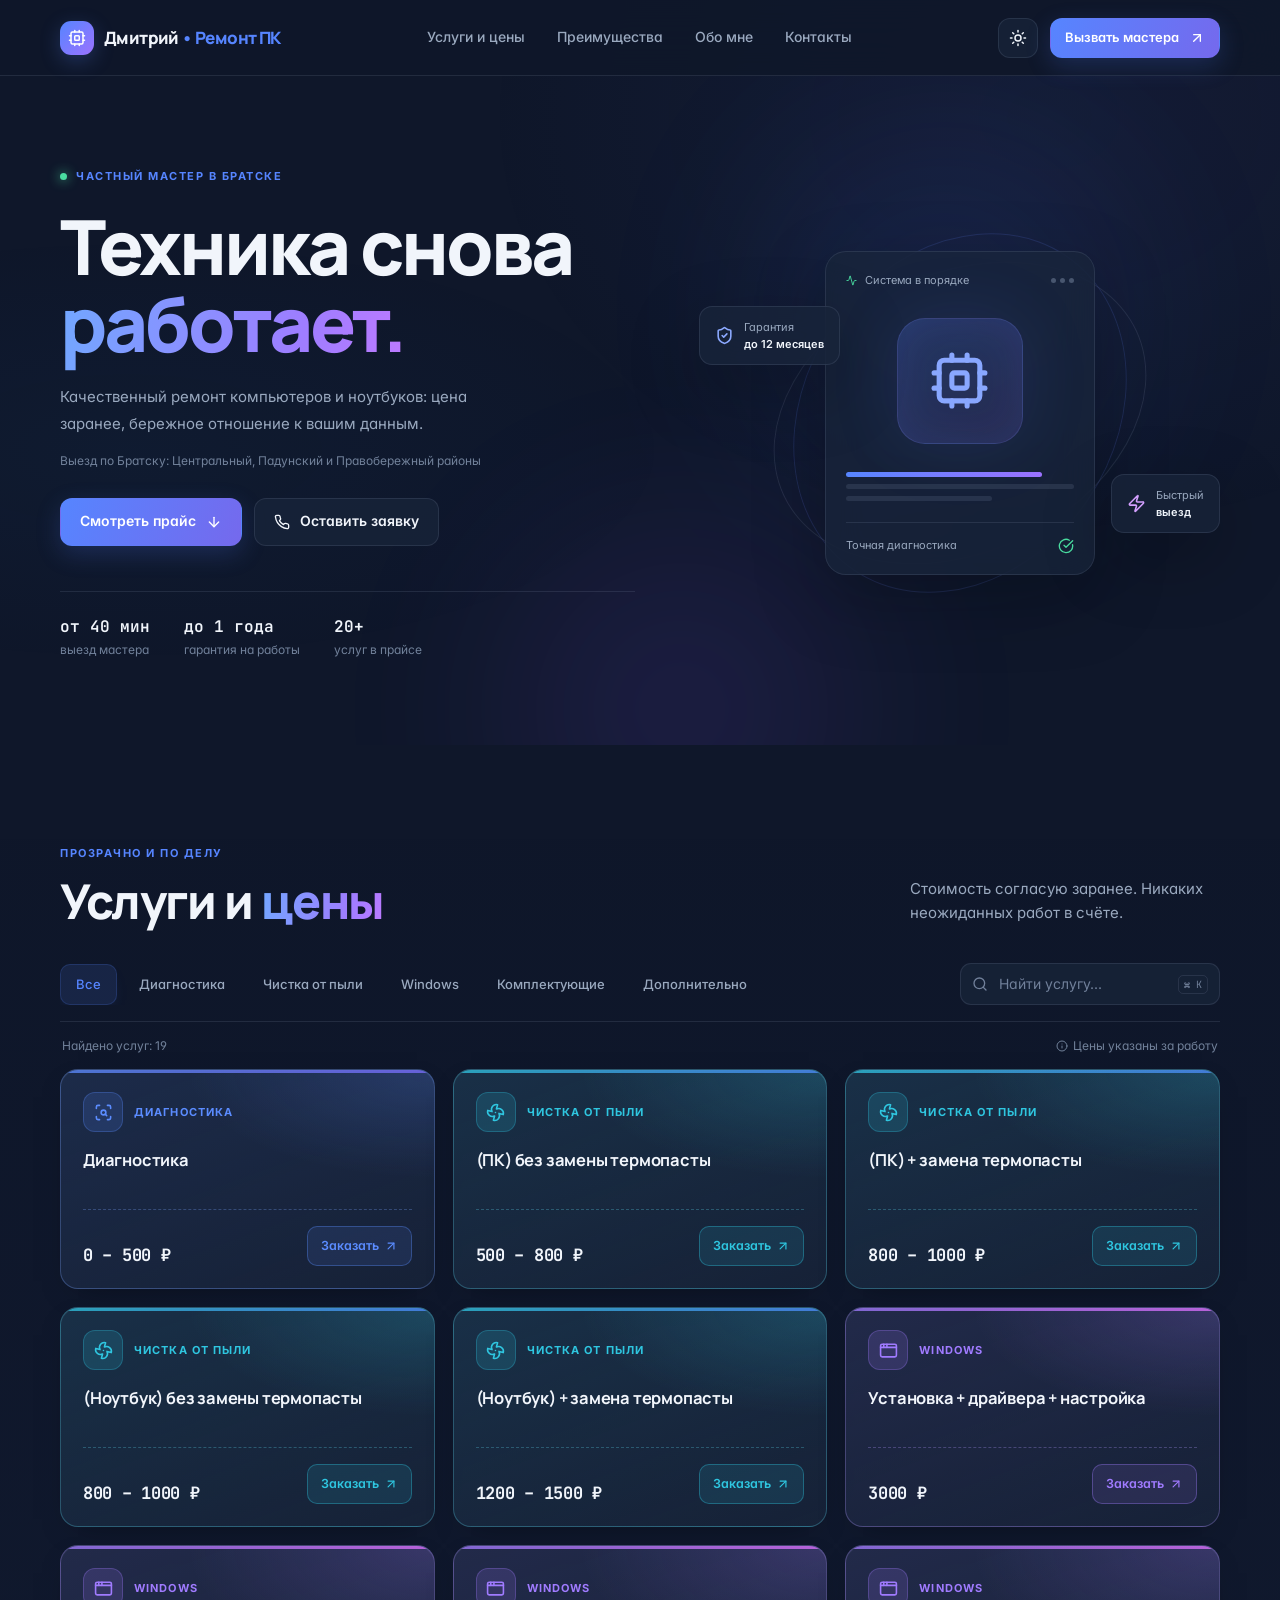
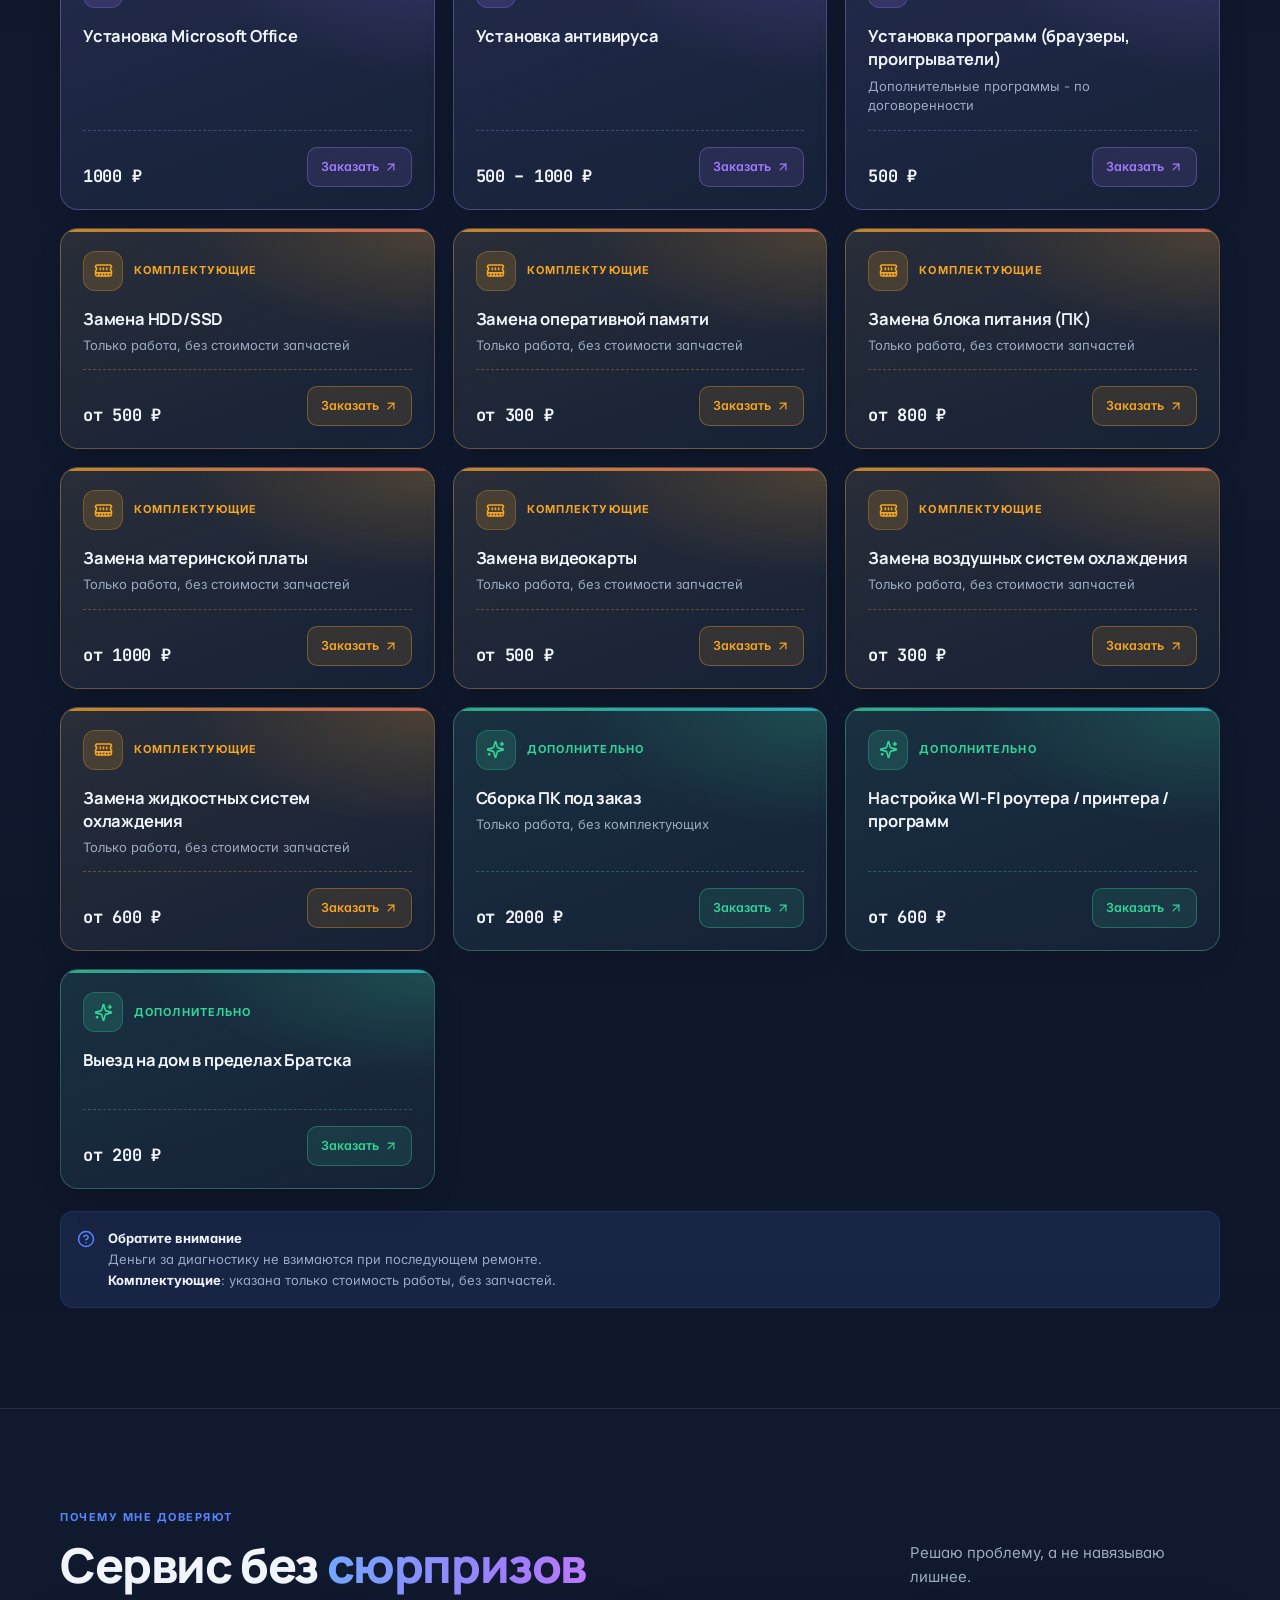
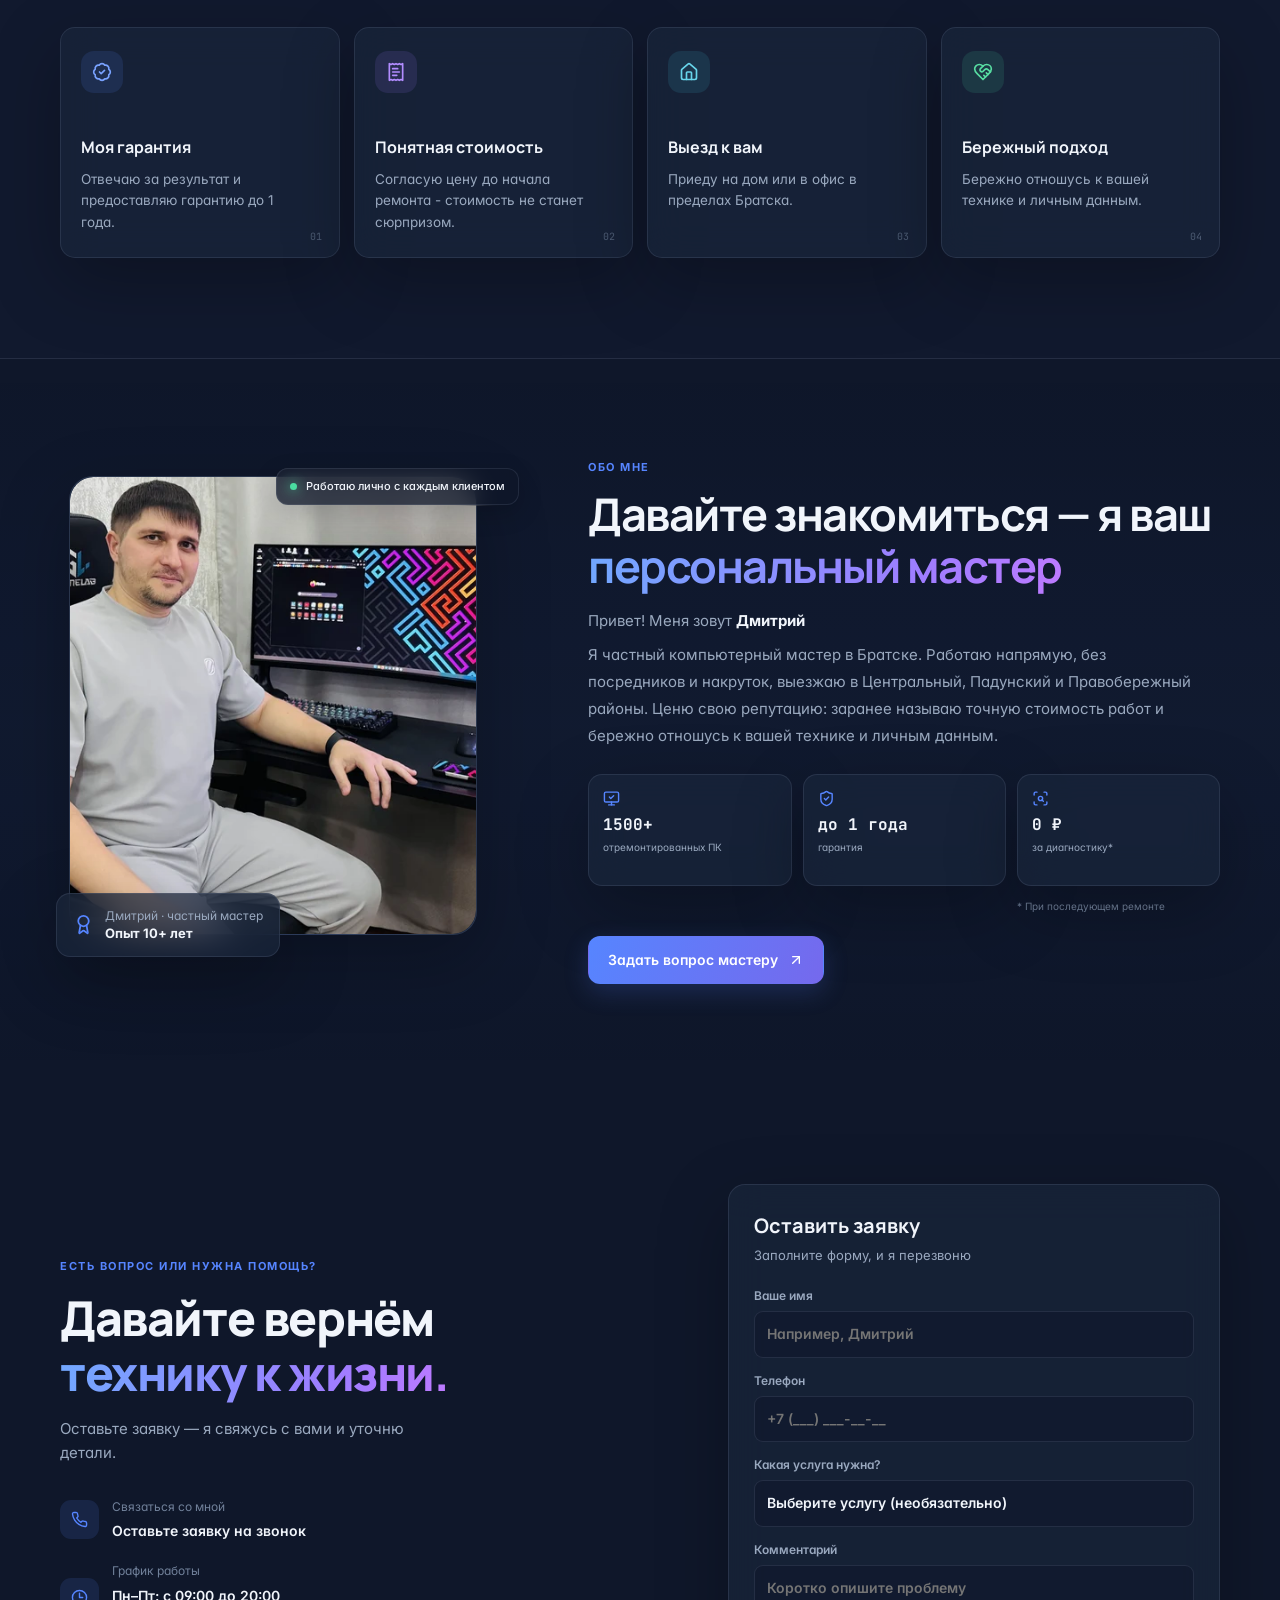
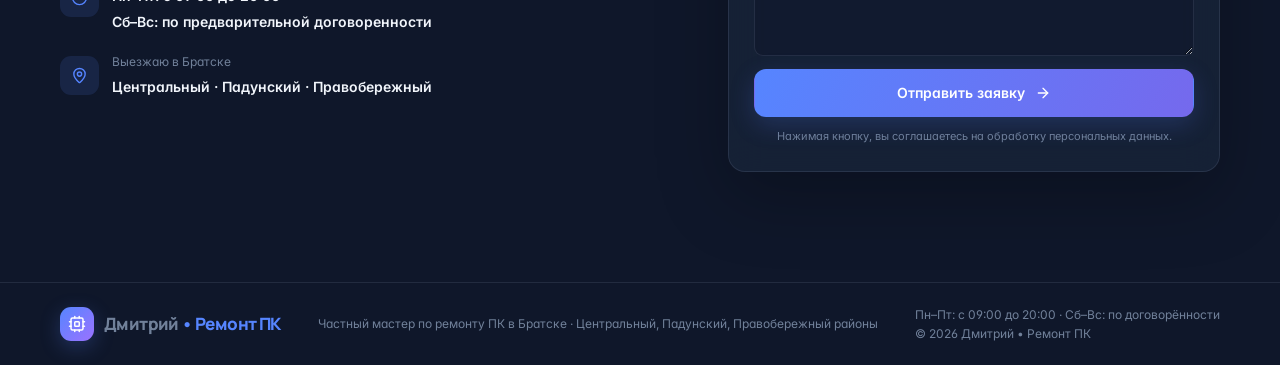
<file: index.html>
<!doctype html>
<html lang="ru" data-theme="dark">
<head>
  <meta charset="utf-8">
  <meta name="viewport" content="width=device-width, initial-scale=1">
  <meta name="theme-color" content="#0f172a">
  <meta name="description" content="Частный компьютерный мастер Дмитрий в Братске. Ремонт ПК и ноутбуков на дому, точная цена заранее, выезд от 40 мин, гарантия до 1 года.">
  <title>Ремонт компьютеров и ноутбуков в Братске — мастер Дмитрий</title>
  <link rel="canonical" href="https://bratskcomp.ru">
  <link rel="preconnect" href="https://fonts.googleapis.com">
  <link rel="preconnect" href="https://fonts.gstatic.com" crossorigin>
  <link href="https://fonts.googleapis.com/css2?family=Inter:wght@400;500;600;700&family=Manrope:wght@600;700;800&family=JetBrains+Mono:wght@500;600&display=swap" rel="stylesheet">
  <link rel="stylesheet" href="css/variables.css">
  <link rel="stylesheet" href="css/style.css">
  <link rel="stylesheet" href="css/animations.css">
  <script defer src="js/data.js"></script>
  <script defer src="js/theme.js"></script>
  <script defer src="js/app.js"></script>
  <link rel="icon" type="image/svg+xml" href="./favicon.svg">
  <link rel="apple-touch-icon" sizes="180x180" href="./apple-touch-icon.png">
  <meta property="og:type" content="website">
  <meta property="og:site_name" content="Дмитрий • Ремонт ПК">
  <meta property="og:locale" content="ru_RU">
  <meta property="og:url" content="https://bratskcomp.ru/">
  <meta property="og:title" content="Дмитрий • Ремонт ПК и ноутбуков в Братске">
  <meta property="og:description" content="Частный мастер в Братске: ремонт компьютеров и ноутбуков, выезд от 40 минут, гарантия до 1 года.">
  <meta property="og:image" content="https://bratskcomp.ru/img/og-preview.png">
  <meta property="og:image:type" content="image/png">
  <meta property="og:image:width" content="1200">
  <meta property="og:image:height" content="630">
  <meta property="og:image:alt" content="Дмитрий • Ремонт ПК и ноутбуков — частный мастер в Братске">
  <meta name="twitter:card" content="summary_large_image">
  <meta name="twitter:title" content="Дмитрий • Ремонт ПК и ноутбуков в Братске">
  <meta name="twitter:description" content="Частный мастер в Братске: выезд от 40 минут, гарантия до 1 года.">
  <meta name="twitter:image" content="https://bratskcomp.ru/img/og-preview.png">
  <script type="application/ld+json">
  {
    "@context": "https://schema.org",
    "@type": "LocalBusiness",
    "name": "Дмитрий • Ремонт ПК",
    "description": "Частный мастер по ремонту компьютеров и ноутбуков в Братске: выезд от 40 минут, гарантия до 1 года.",
    "url": "https://bratskcomp.ru",
    "image": "https://bratskcomp.ru/img/og-preview.png",
    "priceRange": "от 300 ₽",
    "address": {
      "@type": "PostalAddress",
      "addressLocality": "Братск",
      "addressRegion": "Иркутская область",
      "addressCountry": "RU"
    },
    "areaServed": [
      { "@type": "AdministrativeArea", "name": "Центральный район" },
      { "@type": "AdministrativeArea", "name": "Падунский район" },
      { "@type": "AdministrativeArea", "name": "Правобережный район" }
    ],
    "openingHoursSpecification": {
      "@type": "OpeningHoursSpecification",
      "dayOfWeek": ["Monday", "Tuesday", "Wednesday", "Thursday", "Friday"],
      "opens": "09:00",
      "closes": "20:00"
    }
  }
  </script>
</head>
<body>
  <svg xmlns="http://www.w3.org/2000/svg" style="display:none" aria-hidden="true" focusable="false">
    <symbol id="icon-activity" viewBox="0 0 24 24" fill="none" stroke="currentColor" stroke-width="2" stroke-linecap="round" stroke-linejoin="round"><path d="M22 12h-2.48a2 2 0 0 0-1.93 1.46l-2.35 8.36a.25.25 0 0 1-.48 0L9.24 2.18a.25.25 0 0 0-.48 0l-2.35 8.36A2 2 0 0 1 4.49 12H2" /></symbol>
    <symbol id="icon-app-window" viewBox="0 0 24 24" fill="none" stroke="currentColor" stroke-width="2" stroke-linecap="round" stroke-linejoin="round"><rect x="2" y="4" width="20" height="16" rx="2" /> <path d="M10 4v4" /> <path d="M2 8h20" /> <path d="M6 4v4" /></symbol>
    <symbol id="icon-arrow-down" viewBox="0 0 24 24" fill="none" stroke="currentColor" stroke-width="2" stroke-linecap="round" stroke-linejoin="round"><path d="M12 5v14" /> <path d="m19 12-7 7-7-7" /></symbol>
    <symbol id="icon-arrow-right" viewBox="0 0 24 24" fill="none" stroke="currentColor" stroke-width="2" stroke-linecap="round" stroke-linejoin="round"><path d="M5 12h14" /> <path d="m12 5 7 7-7 7" /></symbol>
    <symbol id="icon-arrow-up-right" viewBox="0 0 24 24" fill="none" stroke="currentColor" stroke-width="2" stroke-linecap="round" stroke-linejoin="round"><path d="M7 7h10v10" /> <path d="M7 17 17 7" /></symbol>
    <symbol id="icon-award" viewBox="0 0 24 24" fill="none" stroke="currentColor" stroke-width="2" stroke-linecap="round" stroke-linejoin="round"><path d="m15.477 12.89 1.515 8.526a.5.5 0 0 1-.81.47l-3.58-2.687a1 1 0 0 0-1.197 0l-3.586 2.686a.5.5 0 0 1-.81-.469l1.514-8.526" /> <circle cx="12" cy="8" r="6" /></symbol>
    <symbol id="icon-badge-check" viewBox="0 0 24 24" fill="none" stroke="currentColor" stroke-width="2" stroke-linecap="round" stroke-linejoin="round"><path d="M3.85 8.62a4 4 0 0 1 4.78-4.77 4 4 0 0 1 6.74 0 4 4 0 0 1 4.78 4.78 4 4 0 0 1 0 6.74 4 4 0 0 1-4.77 4.78 4 4 0 0 1-6.75 0 4 4 0 0 1-4.78-4.77 4 4 0 0 1 0-6.76Z" /> <path d="m9 12 2 2 4-4" /></symbol>
    <symbol id="icon-circle-alert" viewBox="0 0 24 24" fill="none" stroke="currentColor" stroke-width="2" stroke-linecap="round" stroke-linejoin="round"><circle cx="12" cy="12" r="10" /> <line x1="12" x2="12" y1="8" y2="12" /> <line x1="12" x2="12.01" y1="16" y2="16" /></symbol>
    <symbol id="icon-circle-check" viewBox="0 0 24 24" fill="none" stroke="currentColor" stroke-width="2" stroke-linecap="round" stroke-linejoin="round"><circle cx="12" cy="12" r="10" /> <path d="m9 12 2 2 4-4" /></symbol>
    <symbol id="icon-circle-check-big" viewBox="0 0 24 24" fill="none" stroke="currentColor" stroke-width="2" stroke-linecap="round" stroke-linejoin="round"><path d="M21.801 10A10 10 0 1 1 17 3.335" /> <path d="m9 11 3 3L22 4" /></symbol>
    <symbol id="icon-circle-help" viewBox="0 0 24 24" fill="none" stroke="currentColor" stroke-width="2" stroke-linecap="round" stroke-linejoin="round"><circle cx="12" cy="12" r="10" /> <path d="M9.09 9a3 3 0 0 1 5.83 1c0 2-3 3-3 3" /> <path d="M12 17h.01" /></symbol>
    <symbol id="icon-clock-3" viewBox="0 0 24 24" fill="none" stroke="currentColor" stroke-width="2" stroke-linecap="round" stroke-linejoin="round"><circle cx="12" cy="12" r="10" /> <polyline points="12 6 12 12 16.5 12" /></symbol>
    <symbol id="icon-cpu" viewBox="0 0 24 24" fill="none" stroke="currentColor" stroke-width="2" stroke-linecap="round" stroke-linejoin="round"><rect width="16" height="16" x="4" y="4" rx="2" /> <rect width="6" height="6" x="9" y="9" rx="1" /> <path d="M15 2v2" /> <path d="M15 20v2" /> <path d="M2 15h2" /> <path d="M2 9h2" /> <path d="M20 15h2" /> <path d="M20 9h2" /> <path d="M9 2v2" /> <path d="M9 20v2" /></symbol>
    <symbol id="icon-fan" viewBox="0 0 24 24" fill="none" stroke="currentColor" stroke-width="2" stroke-linecap="round" stroke-linejoin="round"><path d="M10.827 16.379a6.082 6.082 0 0 1-8.618-7.002l5.412 1.45a6.082 6.082 0 0 1 7.002-8.618l-1.45 5.412a6.082 6.082 0 0 1 8.618 7.002l-5.412-1.45a6.082 6.082 0 0 1-7.002 8.618l1.45-5.412Z" /> <path d="M12 12v.01" /></symbol>
    <symbol id="icon-heart-handshake" viewBox="0 0 24 24" fill="none" stroke="currentColor" stroke-width="2" stroke-linecap="round" stroke-linejoin="round"><path d="M19 14c1.49-1.46 3-3.21 3-5.5A5.5 5.5 0 0 0 16.5 3c-1.76 0-3 .5-4.5 2-1.5-1.5-2.74-2-4.5-2A5.5 5.5 0 0 0 2 8.5c0 2.3 1.5 4.05 3 5.5l7 7Z" /> <path d="M12 5 9.04 7.96a2.17 2.17 0 0 0 0 3.08c.82.82 2.13.85 3 .07l2.07-1.9a2.82 2.82 0 0 1 3.79 0l2.96 2.66" /> <path d="m18 15-2-2" /> <path d="m15 18-2-2" /></symbol>
    <symbol id="icon-house" viewBox="0 0 24 24" fill="none" stroke="currentColor" stroke-width="2" stroke-linecap="round" stroke-linejoin="round"><path d="M15 21v-8a1 1 0 0 0-1-1h-4a1 1 0 0 0-1 1v8" /> <path d="M3 10a2 2 0 0 1 .709-1.528l7-5.999a2 2 0 0 1 2.582 0l7 5.999A2 2 0 0 1 21 10v9a2 2 0 0 1-2 2H5a2 2 0 0 1-2-2z" /></symbol>
    <symbol id="icon-info" viewBox="0 0 24 24" fill="none" stroke="currentColor" stroke-width="2" stroke-linecap="round" stroke-linejoin="round"><circle cx="12" cy="12" r="10" /> <path d="M12 16v-4" /> <path d="M12 8h.01" /></symbol>
    <symbol id="icon-map-pin" viewBox="0 0 24 24" fill="none" stroke="currentColor" stroke-width="2" stroke-linecap="round" stroke-linejoin="round"><path d="M20 10c0 4.993-5.539 10.193-7.399 11.799a1 1 0 0 1-1.202 0C9.539 20.193 4 14.993 4 10a8 8 0 0 1 16 0" /> <circle cx="12" cy="10" r="3" /></symbol>
    <symbol id="icon-memory-stick" viewBox="0 0 24 24" fill="none" stroke="currentColor" stroke-width="2" stroke-linecap="round" stroke-linejoin="round"><path d="M6 19v-3" /> <path d="M10 19v-3" /> <path d="M14 19v-3" /> <path d="M18 19v-3" /> <path d="M8 11V9" /> <path d="M16 11V9" /> <path d="M12 11V9" /> <path d="M2 15h20" /> <path d="M2 7a2 2 0 0 1 2-2h16a2 2 0 0 1 2 2v1.1a2 2 0 0 0 0 3.837V17a2 2 0 0 1-2 2H4a2 2 0 0 1-2-2v-5.1a2 2 0 0 0 0-3.837Z" /></symbol>
    <symbol id="icon-menu" viewBox="0 0 24 24" fill="none" stroke="currentColor" stroke-width="2" stroke-linecap="round" stroke-linejoin="round"><line x1="4" x2="20" y1="12" y2="12" /> <line x1="4" x2="20" y1="6" y2="6" /> <line x1="4" x2="20" y1="18" y2="18" /></symbol>
    <symbol id="icon-monitor-check" viewBox="0 0 24 24" fill="none" stroke="currentColor" stroke-width="2" stroke-linecap="round" stroke-linejoin="round"><path d="m9 10 2 2 4-4" /> <rect width="20" height="14" x="2" y="3" rx="2" /> <path d="M12 17v4" /> <path d="M8 21h8" /></symbol>
    <symbol id="icon-moon" viewBox="0 0 24 24" fill="none" stroke="currentColor" stroke-width="2" stroke-linecap="round" stroke-linejoin="round"><path d="M12 3a6 6 0 0 0 9 9 9 9 0 1 1-9-9Z" /></symbol>
    <symbol id="icon-phone" viewBox="0 0 24 24" fill="none" stroke="currentColor" stroke-width="2" stroke-linecap="round" stroke-linejoin="round"><path d="M22 16.92v3a2 2 0 0 1-2.18 2 19.79 19.79 0 0 1-8.63-3.07 19.5 19.5 0 0 1-6-6 19.79 19.79 0 0 1-3.07-8.67A2 2 0 0 1 4.11 2h3a2 2 0 0 1 2 1.72 12.84 12.84 0 0 0 .7 2.81 2 2 0 0 1-.45 2.11L8.09 9.91a16 16 0 0 0 6 6l1.27-1.27a2 2 0 0 1 2.11-.45 12.84 12.84 0 0 0 2.81.7A2 2 0 0 1 22 16.92z" /></symbol>
    <symbol id="icon-receipt-text" viewBox="0 0 24 24" fill="none" stroke="currentColor" stroke-width="2" stroke-linecap="round" stroke-linejoin="round"><path d="M4 2v20l2-1 2 1 2-1 2 1 2-1 2 1 2-1 2 1V2l-2 1-2-1-2 1-2-1-2 1-2-1-2 1Z" /> <path d="M14 8H8" /> <path d="M16 12H8" /> <path d="M13 16H8" /></symbol>
    <symbol id="icon-scan-search" viewBox="0 0 24 24" fill="none" stroke="currentColor" stroke-width="2" stroke-linecap="round" stroke-linejoin="round"><path d="M3 7V5a2 2 0 0 1 2-2h2" /> <path d="M17 3h2a2 2 0 0 1 2 2v2" /> <path d="M21 17v2a2 2 0 0 1-2 2h-2" /> <path d="M7 21H5a2 2 0 0 1-2-2v-2" /> <circle cx="12" cy="12" r="3" /> <path d="m16 16-1.9-1.9" /></symbol>
    <symbol id="icon-search" viewBox="0 0 24 24" fill="none" stroke="currentColor" stroke-width="2" stroke-linecap="round" stroke-linejoin="round"><circle cx="11" cy="11" r="8" /> <path d="m21 21-4.3-4.3" /></symbol>
    <symbol id="icon-shield-check" viewBox="0 0 24 24" fill="none" stroke="currentColor" stroke-width="2" stroke-linecap="round" stroke-linejoin="round"><path d="M20 13c0 5-3.5 7.5-7.66 8.95a1 1 0 0 1-.67-.01C7.5 20.5 4 18 4 13V6a1 1 0 0 1 1-1c2 0 4.5-1.2 6.24-2.72a1.17 1.17 0 0 1 1.52 0C14.51 3.81 17 5 19 5a1 1 0 0 1 1 1z" /> <path d="m9 12 2 2 4-4" /></symbol>
    <symbol id="icon-sparkles" viewBox="0 0 24 24" fill="none" stroke="currentColor" stroke-width="2" stroke-linecap="round" stroke-linejoin="round"><path d="M9.937 15.5A2 2 0 0 0 8.5 14.063l-6.135-1.582a.5.5 0 0 1 0-.962L8.5 9.936A2 2 0 0 0 9.937 8.5l1.582-6.135a.5.5 0 0 1 .963 0L14.063 8.5A2 2 0 0 0 15.5 9.937l6.135 1.581a.5.5 0 0 1 0 .964L15.5 14.063a2 2 0 0 0-1.437 1.437l-1.582 6.135a.5.5 0 0 1-.963 0z" /> <path d="M20 3v4" /> <path d="M22 5h-4" /> <path d="M4 17v2" /> <path d="M5 18H3" /></symbol>
    <symbol id="icon-sun" viewBox="0 0 24 24" fill="none" stroke="currentColor" stroke-width="2" stroke-linecap="round" stroke-linejoin="round"><circle cx="12" cy="12" r="4" /> <path d="M12 2v2" /> <path d="M12 20v2" /> <path d="m4.93 4.93 1.41 1.41" /> <path d="m17.66 17.66 1.41 1.41" /> <path d="M2 12h2" /> <path d="M20 12h2" /> <path d="m6.34 17.66-1.41 1.41" /> <path d="m19.07 4.93-1.41 1.41" /></symbol>
    <symbol id="icon-wrench" viewBox="0 0 24 24" fill="none" stroke="currentColor" stroke-width="2" stroke-linecap="round" stroke-linejoin="round"><path d="M14.7 6.3a1 1 0 0 0 0 1.4l1.6 1.6a1 1 0 0 0 1.4 0l3.77-3.77a6 6 0 0 1-7.94 7.94l-6.91 6.91a2.12 2.12 0 0 1-3-3l6.91-6.91a6 6 0 0 1 7.94-7.94l-3.76 3.76z" /></symbol>
    <symbol id="icon-x" viewBox="0 0 24 24" fill="none" stroke="currentColor" stroke-width="2" stroke-linecap="round" stroke-linejoin="round"><path d="M18 6 6 18" /> <path d="m6 6 12 12" /></symbol>
    <symbol id="icon-zap" viewBox="0 0 24 24" fill="none" stroke="currentColor" stroke-width="2" stroke-linecap="round" stroke-linejoin="round"><path d="M4 14a1 1 0 0 1-.78-1.63l9.9-10.2a.5.5 0 0 1 .86.46l-1.92 6.02A1 1 0 0 0 13 10h7a1 1 0 0 1 .78 1.63l-9.9 10.2a.5.5 0 0 1-.86-.46l1.92-6.02A1 1 0 0 0 11 14z" /></symbol>
  </svg>
  <a class="skip-link" href="#main">Перейти к содержимому</a>
  <header class="site-header">
    <div class="container header-inner">
      <a class="brand" href="#top" aria-label="Дмитрий — ремонт ПК"><span class="brand-mark"><svg class="icon icon-cpu" aria-hidden="true" focusable="false"><use href="#icon-cpu"></use></svg></span><span>Дмитрий <span class="brand-accent">• Ремонт ПК</span></span></a>
      <nav class="main-nav" aria-label="Главная навигация"><a href="#prices">Услуги и цены</a><a href="#advantages">Преимущества</a><a href="#about">Обо мне</a><a href="#contacts">Контакты</a></nav>
      <div class="header-actions"><button class="theme-toggle" type="button" aria-label="Переключить тему" title="Переключить тему"><svg class="icon icon-sun" aria-hidden="true" focusable="false"><use href="#icon-sun"></use></svg></button><a class="button button-small" href="#contact-form">Вызвать мастера <svg class="icon icon-arrow-up-right" aria-hidden="true" focusable="false"><use href="#icon-arrow-up-right"></use></svg></a><button class="menu-toggle" type="button" aria-label="Открыть меню" aria-expanded="false"><svg class="icon icon-menu" aria-hidden="true" focusable="false"><use href="#icon-menu"></use></svg></button></div>
    </div>
  </header>
  <main id="main">
    <section class="hero section" id="top">
      <div class="hero-glow glow-one"></div><div class="hero-glow glow-two"></div>
      <div class="container hero-grid">
        <div class="hero-copy reveal"><div class="eyebrow"><span class="status-dot"></span> Частный мастер в Братске</div>
          <h1>Техника снова<br><span class="gradient-text">работает.</span></h1>
          <p class="hero-lead">Качественный ремонт компьютеров и ноутбуков: цена заранее, бережное отношение к вашим данным.</p><p class="hero-area">Выезд по Братску: Центральный, Падунский и Правобережный районы</p>
          <div class="hero-buttons"><a class="button" href="#prices">Смотреть прайс <svg class="icon icon-arrow-down" aria-hidden="true" focusable="false"><use href="#icon-arrow-down"></use></svg></a><a class="button button-ghost" href="#contact-form"><svg class="icon icon-phone" aria-hidden="true" focusable="false"><use href="#icon-phone"></use></svg> Оставить заявку</a></div>
          <div class="hero-facts"><div><strong>от 40 мин</strong><span>выезд мастера</span></div><div><strong>до 1 года</strong><span>гарантия на работы</span></div><div><strong>20+</strong><span>услуг в прайсе</span></div></div>
        </div>
        <div class="hero-visual reveal" aria-label="Сервисная диагностика компьютера"><div class="visual-orbit orbit-a"></div><div class="visual-orbit orbit-b"></div><div class="device-card glass"><div class="device-top"><span class="device-label"><svg class="icon icon-activity" aria-hidden="true" focusable="false"><use href="#icon-activity"></use></svg> Система в порядке</span><span class="device-dots"><b></b><b></b><b></b></span></div><div class="device-icon"><svg class="icon icon-cpu" aria-hidden="true" focusable="false"><use href="#icon-cpu"></use></svg></div><div class="device-lines"><span></span><span></span><span></span></div><div class="device-bottom"><span>Точная диагностика</span><svg class="icon icon-circle-check-big" aria-hidden="true" focusable="false"><use href="#icon-circle-check-big"></use></svg></div></div><div class="floating-chip chip-left glass"><svg class="icon icon-shield-check" aria-hidden="true" focusable="false"><use href="#icon-shield-check"></use></svg><span>Гарантия<br><b>до 12 месяцев</b></span></div><div class="floating-chip chip-right glass"><svg class="icon icon-zap" aria-hidden="true" focusable="false"><use href="#icon-zap"></use></svg><span>Быстрый<br><b>выезд</b></span></div></div>
      </div>
    </section>
    <section class="section prices-section" id="prices"><div class="container">
      <div class="section-heading reveal"><div><div class="eyebrow">Прозрачно и по делу</div><h2>Услуги и <span class="gradient-text">цены</span></h2></div><p>Стоимость согласую заранее. Никаких неожиданных работ в счёте.</p></div>
      <div class="price-tools reveal"><div class="category-tabs" role="tablist" aria-label="Категории услуг" id="category-tabs"></div><label class="search-box"><svg class="icon icon-search" aria-hidden="true" focusable="false"><use href="#icon-search"></use></svg><input type="search" id="price-search" placeholder="Найти услугу..." autocomplete="off" aria-label="Поиск услуг"><kbd>⌘ K</kbd></label></div>
      <div class="results-meta"><span id="results-count" aria-live="polite"></span><span class="meta-note"><svg class="icon icon-info" aria-hidden="true" focusable="false"><use href="#icon-info"></use></svg> Цены указаны за работу</span></div>
      <div class="service-grid" id="service-grid" aria-live="polite"></div>
      <p class="empty-state" id="empty-state" hidden>Услуги не найдены. Попробуйте изменить запрос или категорию.</p>
      <div class="price-note reveal"><svg class="icon icon-circle-help" aria-hidden="true" focusable="false"><use href="#icon-circle-help"></use></svg><p><strong>Обратите внимание</strong><br>Деньги за диагностику не взимаются при последующем ремонте.<br><strong>Комплектующие</strong>: указана только стоимость работы, без запчастей.</p></div>
    </div></section>
    <section class="section advantages-section" id="advantages"><div class="container"><div class="section-heading reveal"><div><div class="eyebrow">Почему мне доверяют</div><h2>Сервис без <span class="gradient-text">сюрпризов</span></h2></div><p>Решаю проблему, а не навязываю лишнее.</p></div><div class="advantage-grid">
      <article class="advantage-card glass reveal"><span class="advantage-icon blue"><svg class="icon icon-badge-check" aria-hidden="true" focusable="false"><use href="#icon-badge-check"></use></svg></span><h3>Моя гарантия</h3><p>Отвечаю за результат и предоставляю гарантию до 1 года.</p><span class="card-index">01</span></article>
      <article class="advantage-card glass reveal"><span class="advantage-icon purple"><svg class="icon icon-receipt-text" aria-hidden="true" focusable="false"><use href="#icon-receipt-text"></use></svg></span><h3>Понятная стоимость</h3><p>Согласую цену до начала ремонта - стоимость не станет сюрпризом.</p><span class="card-index">02</span></article>
      <article class="advantage-card glass reveal"><span class="advantage-icon cyan"><svg class="icon icon-house" aria-hidden="true" focusable="false"><use href="#icon-house"></use></svg></span><h3>Выезд к вам</h3><p>Приеду на дом или в офис в пределах Братска.</p><span class="card-index">03</span></article>
      <article class="advantage-card glass reveal"><span class="advantage-icon green"><svg class="icon icon-heart-handshake" aria-hidden="true" focusable="false"><use href="#icon-heart-handshake"></use></svg></span><h3>Бережный подход</h3><p>Бережно отношусь к вашей технике и личным данным.</p><span class="card-index">04</span></article>
    </div></div></section>
    <section class="section about-section" id="about" aria-labelledby="about-title">
      <div class="container about-layout">
        <div class="about-portrait-wrap reveal">
          <div class="about-portrait glass">
            <img class="about-photo" src="img/master.webp" alt="Мастер по ремонту компьютеров за рабочим местом" width="900" height="514" loading="lazy">
          </div>
          <div class="portrait-caption glass"><span class="status-dot"></span> Работаю лично с каждым клиентом</div>
          <div class="about-badge glass"><svg class="icon icon-award" aria-hidden="true" focusable="false"><use href="#icon-award"></use></svg><span>Дмитрий · частный мастер <b>Опыт 10+ лет</b></span></div>
        </div>
        <div class="about-copy reveal">
          <div class="eyebrow">Обо мне</div>
          <h2 id="about-title">Давайте знакомиться — я ваш <span class="gradient-text">персональный мастер</span></h2>
          <p class="about-name">Привет! Меня зовут <strong>Дмитрий</strong></p>
          <p class="about-description">Я частный компьютерный мастер в Братске. Работаю напрямую, без посредников и накруток, выезжаю в Центральный, Падунский и Правобережный районы. Ценю свою репутацию: заранее называю точную стоимость работ и бережно отношусь к вашей технике и личным данным.</p>
          <div class="about-stats" aria-label="Факты о мастере">
            <div class="about-stat glass advantage-card"><svg class="icon icon-monitor-check" aria-hidden="true" focusable="false"><use href="#icon-monitor-check"></use></svg><strong>1500+</strong><span>отремонтированных ПК</span></div>
            <div class="about-stat glass advantage-card"><svg class="icon icon-shield-check" aria-hidden="true" focusable="false"><use href="#icon-shield-check"></use></svg><strong>до 1 года</strong><span>гарантия</span></div>
            <div class="about-stat glass advantage-card"><svg class="icon icon-scan-search" aria-hidden="true" focusable="false"><use href="#icon-scan-search"></use></svg><strong>0 ₽</strong><span>за диагностику*</span></div>
            <small class="about-footnote">* При последующем ремонте</small>
          </div>
          <a class="button about-button" href="#" data-open-about-modal>Задать вопрос мастеру <svg class="icon icon-arrow-up-right" aria-hidden="true" focusable="false"><use href="#icon-arrow-up-right"></use></svg></a>
        </div>
      </div>
    </section>
    <section class="section contact-section" id="contacts"><div class="container contact-layout"><div class="contact-copy reveal"><div class="eyebrow">Есть вопрос или нужна помощь?</div><h2>Давайте вернём<br><span class="gradient-text">технику к жизни.</span></h2><p>Оставьте заявку — я свяжусь с вами и уточню детали.</p><div class="contact-details"><a href="#contact-form"><svg class="icon icon-phone" aria-hidden="true" focusable="false"><use href="#icon-phone"></use></svg><span><small>Связаться со мной</small><b>Оставьте заявку на звонок</b></span></a><div><svg class="icon icon-clock-3" aria-hidden="true" focusable="false"><use href="#icon-clock-3"></use></svg><span><small>График работы</small><b>Пн–Пт: с 09:00 до 20:00</b><b>Сб–Вс: по предварительной договоренности</b></span></div><div><svg class="icon icon-map-pin" aria-hidden="true" focusable="false"><use href="#icon-map-pin"></use></svg><span><small>Выезжаю в Братске</small><b>Центральный · Падунский · Правобережный</b></span></div></div></div>
      <form class="contact-form glass reveal" id="contact-form" novalidate><h3>Оставить заявку</h3><p>Заполните форму, и я перезвоню</p><label>Ваше имя<input name="name" type="text" placeholder="Например, Дмитрий" autocomplete="name" required minlength="2"></label><label>Телефон<input name="phone" type="tel" placeholder="+7 (___) ___-__-__" autocomplete="tel" inputmode="tel" required></label><label>Какая услуга нужна?<select name="service"><option value="">Выберите услугу (необязательно)</option></select></label><label>Комментарий<textarea name="comment" rows="3" placeholder="Коротко опишите проблему"></textarea></label><button class="button button-full" type="submit">Отправить заявку <svg class="icon icon-arrow-right" aria-hidden="true" focusable="false"><use href="#icon-arrow-right"></use></svg></button><small class="form-privacy">Нажимая кнопку, вы соглашаетесь на обработку персональных данных.</small></form>
    </div></section>
  </main>
  <footer class="site-footer"><div class="container footer-inner"><a class="brand" href="#top" aria-label="Дмитрий — ремонт ПК"><span class="brand-mark"><svg class="icon icon-cpu" aria-hidden="true" focusable="false"><use href="#icon-cpu"></use></svg></span><span>Дмитрий <span class="brand-accent">• Ремонт ПК</span></span></a><p>Частный мастер по ремонту ПК в Братске · Центральный, Падунский, Правобережный районы</p><span>Пн–Пт: с 09:00 до 20:00 · Сб–Вс: по договорённости<br>© <span id="current-year"></span> Дмитрий • Ремонт ПК</span></div></footer>
  <div class="modal" id="order-modal" aria-hidden="true"><div class="modal-backdrop" data-close-modal></div><section class="modal-dialog glass" role="dialog" aria-modal="true" aria-labelledby="modal-title"><button class="modal-close" type="button" aria-label="Закрыть" data-close-modal><svg class="icon icon-x" aria-hidden="true" focusable="false"><use href="#icon-x"></use></svg></button><div class="modal-icon"><svg class="icon icon-wrench" aria-hidden="true" focusable="false"><use href="#icon-wrench"></use></svg></div><h2 id="modal-title">Заказать услугу</h2><p>Оставьте контакты — я скоро вам позвоню.</p><form class="contact-form modal-form" id="modal-form" novalidate><label>Ваше имя<input name="name" type="text" placeholder="Ваше имя" autocomplete="name" required minlength="2"></label><label>Телефон<input name="phone" type="tel" placeholder="+7 (___) ___-__-__" autocomplete="tel" inputmode="tel" required></label><label>Услуга<input name="service" type="text" readonly></label><label>Комментарий<textarea name="comment" rows="2" placeholder="Комментарий (необязательно)"></textarea></label><button class="button button-full" type="submit">Жду звонка <svg class="icon icon-arrow-right" aria-hidden="true" focusable="false"><use href="#icon-arrow-right"></use></svg></button></form></section></div>
  <div class="toast" id="toast" role="status" aria-live="polite"><svg class="icon icon-circle-check" aria-hidden="true" focusable="false"><use href="#icon-circle-check"></use></svg><span>Спасибо! Заявка принята, скоро я вам позвоню.</span></div>
</body>
</html>
</file>
<file: css/variables.css>
:root {
  color-scheme: dark;
  --font-main: 'Inter', sans-serif;
  --font-mono: 'JetBrains Mono', monospace;
  --font-display: 'Manrope', 'Inter', sans-serif;
  --space-1: .5rem; --space-2: 1rem; --space-3: 1.5rem; --space-4: 2rem; --space-5: 3rem; --space-6: 4.5rem;
  --bg: #0f172a; --bg-elevated: #141e33; --surface: rgba(25, 37, 59, .74); --surface-solid: #17233a;
  --text: #f1f5fb; --muted: #9aa9bf; --subtle: #71819a; --line: rgba(148, 163, 184, .15);
  --accent: #5685ff; --accent-2: #9b72ff; --accent-soft: rgba(86, 133, 255, .13); --green: #4adea1;
  --shadow: 0 24px 70px rgba(0, 0, 0, .25); --radius: 16px; --radius-sm: 12px;
  --container: 1160px; --header-height: 76px;
}
:root[data-theme="light"] {
  color-scheme: light;
  --bg: #f4f7fc; --bg-elevated: #edf2fa; --surface: rgba(255, 255, 255, .76); --surface-solid: #fff;
  --text: #132039; --muted: #53627a; --subtle: #7c8aa1; --line: rgba(40, 59, 90, .12);
  --accent: #356df2; --accent-2: #7952e8; --accent-soft: rgba(53, 109, 242, .1); --green: #149663;
  --shadow: 0 24px 60px rgba(40, 64, 105, .12);
}
</file>
<file: css/style.css>
*,*::before,*::after{box-sizing:border-box}html{scroll-behavior:smooth;scroll-padding-top:calc(var(--header-height) + 20px)}body{margin:0;background:var(--bg);color:var(--text);font-family:var(--font-main);font-size:15px;line-height:1.6;transition:background .3s,color .3s}body::before{position:fixed;inset:0;z-index:-1;content:"";background:radial-gradient(ellipse at 82% 13%,rgba(84,91,194,.08),transparent 38%),radial-gradient(ellipse at 10% 50%,rgba(33,120,215,.04),transparent 34%);pointer-events:none}a{color:inherit;text-decoration:none}button,input,textarea,select{font:inherit}button{color:inherit}.container{width:min(var(--container),calc(100% - 48px));margin-inline:auto}.section{padding:100px 0}.skip-link{position:absolute;top:-50px;left:1rem;background:var(--accent);color:white;padding:.6rem 1rem;z-index:100}.skip-link:focus{top:1rem}.site-header{position:sticky;top:0;z-index:20;height:var(--header-height);border-bottom:1px solid var(--line);background:color-mix(in srgb,var(--bg) 83%,transparent);backdrop-filter:blur(18px)}.header-inner,.header-actions,.main-nav,.brand{display:flex;align-items:center}.header-inner{height:100%;justify-content:space-between;gap:1.5rem}.brand{gap:10px;font-weight:800;letter-spacing:-.6px;font-size:17px}.brand-mark{width:34px;height:34px;display:grid;place-items:center;border-radius:11px;color:#fff;background:linear-gradient(135deg,var(--accent),var(--accent-2));box-shadow:0 6px 20px rgba(86,133,255,.25)}.brand-mark i{font-size:18px}.brand-accent{color:var(--accent)}.main-nav{gap:32px;color:var(--muted);font-size:13px;font-weight:500}.main-nav a:hover{color:var(--text)}.header-actions{gap:12px}.theme-toggle,.menu-toggle{display:grid;place-items:center;width:40px;height:40px;border:1px solid var(--line);border-radius:12px;background:var(--surface);cursor:pointer}.theme-toggle i,.menu-toggle i{font-size:18px}.button{min-height:48px;padding:0 19px;display:inline-flex;align-items:center;justify-content:center;gap:10px;border:1px solid transparent;border-radius:12px;background:linear-gradient(115deg,var(--accent),#7569ed);color:#fff;font-weight:600;font-size:13px;box-shadow:0 8px 24px rgba(77,112,231,.22);cursor:pointer;transition:transform .2s,box-shadow .2s,filter .2s}.button:hover{transform:translateY(-2px);box-shadow:0 12px 30px rgba(77,112,231,.32);filter:saturate(1.12)}.button i{font-size:16px}.button-small{min-height:40px;padding-inline:14px;font-size:12px}.button-ghost{background:var(--surface);border-color:var(--line);box-shadow:none;color:var(--text)}.button-full{width:100%}.menu-toggle{display:none}.hero{position:relative;overflow:hidden;min-height:570px;padding:92px 0 86px}.hero-grid{display:grid;grid-template-columns:1.05fr .95fr;align-items:center;gap:4rem}.hero-glow{position:absolute;width:340px;height:340px;border-radius:50%;filter:blur(100px);opacity:.12;pointer-events:none}.glow-one{background:#4778ff;top:10%;right:13%}.glow-two{background:#8854ff;bottom:-20%;left:40%}.eyebrow{text-transform:uppercase;letter-spacing:1.5px;color:var(--accent);font-size:10px;font-weight:700;display:flex;align-items:center;gap:9px}.status-dot{width:7px;height:7px;border-radius:100%;background:var(--green);box-shadow:0 0 12px var(--green)}h1,h2,h3,p{margin-top:0}h1{margin:22px 0 20px;font-size:clamp(48px,6.4vw,76px);line-height:1.02;letter-spacing:-4.8px;font-weight:800}.gradient-text{background:linear-gradient(100deg,#72a7ff 2%,#9e7dff 70%,#bd7aff);-webkit-background-clip:text;background-clip:text;color:transparent}.hero-lead{max-width:470px;color:var(--muted);font-size:16px;line-height:1.8}.hero-buttons{display:flex;gap:12px;margin-top:28px}.hero-facts{display:flex;gap:34px;margin-top:45px;padding-top:24px;border-top:1px solid var(--line)}.hero-facts div{display:flex;flex-direction:column;gap:3px}.hero-facts strong{font:600 14px var(--font-mono);color:var(--text)}.hero-facts span{color:var(--subtle);font-size:11px}.hero-visual{height:400px;position:relative;display:grid;place-items:center}.visual-orbit{position:absolute;border:1px solid var(--line);border-radius:50%;transform:rotate(-25deg)}.orbit-a{width:390px;height:280px}.orbit-b{width:310px;height:380px;transform:rotate(34deg);border-color:rgba(97,125,234,.18)}.device-card{position:relative;width:270px;padding:20px;border-radius:21px;z-index:2}.glass{background:var(--surface);border:1px solid var(--line);box-shadow:var(--shadow);backdrop-filter:blur(18px)}.device-top,.device-bottom{display:flex;justify-content:space-between;align-items:center}.device-label{color:var(--muted);font-size:10px}.device-label i{color:var(--green);margin-right:5px}.device-dots{display:flex;gap:4px}.device-dots b{width:5px;height:5px;border-radius:50%;background:var(--subtle);opacity:.55}.device-icon{width:126px;height:126px;margin:28px auto;display:grid;place-items:center;border-radius:28px;background:linear-gradient(145deg,rgba(86,133,255,.2),rgba(155,114,255,.12));border:1px solid rgba(123,138,255,.22);color:#89a7ff;box-shadow:inset 0 0 42px rgba(99,107,241,.12),0 0 70px rgba(82,117,255,.12)}.device-icon i{font-size:61px}.device-lines{display:grid;gap:7px}.device-lines span{height:5px;border-radius:5px;background:var(--line)}.device-lines span:first-child{width:86%;background:linear-gradient(90deg,var(--accent),var(--accent-2))}.device-lines span:last-child{width:64%}.device-bottom{margin-top:21px;padding-top:14px;border-top:1px solid var(--line);color:var(--muted);font-size:10px}.device-bottom i{color:var(--green);font-size:16px}.floating-chip{position:absolute;z-index:3;display:flex;align-items:center;gap:10px;padding:12px 15px;border-radius:13px;font-size:10px;color:var(--muted);line-height:1.5}.floating-chip i{font-size:19px;color:#8ca9ff}.floating-chip b{color:var(--text);font-weight:600}.chip-left{left:0;top:93px}.chip-right{right:0;bottom:80px}.chip-right i{color:#d4a0ff}.section-heading{display:flex;align-items:flex-end;justify-content:space-between;gap:30px;margin-bottom:34px}.section-heading h2,.contact-copy h2{font-size:clamp(34px,4vw,48px);line-height:1.14;letter-spacing:-2px;margin:12px 0 0}.section-heading>p{max-width:310px;color:var(--muted);font-size:13px;margin-bottom:4px}.prices-section{background:linear-gradient(180deg,transparent,rgba(90,122,214,.025),transparent)}.price-tools{display:flex;justify-content:space-between;gap:20px;align-items:center;padding-bottom:16px;border-bottom:1px solid var(--line)}.category-tabs{display:flex;gap:6px;overflow-x:auto;scrollbar-width:none}.category-tabs::-webkit-scrollbar{display:none}.tab-button{white-space:nowrap;padding:9px 13px;border:1px solid transparent;border-radius:10px;background:transparent;color:var(--muted);font-size:12px;cursor:pointer}.tab-button.active,.tab-button:hover{background:var(--accent-soft);border-color:rgba(86,133,255,.18);color:var(--text)}.tab-button.active{color:var(--accent)}.search-box{width:min(260px,38%);height:42px;display:flex;align-items:center;gap:9px;padding:0 11px;border:1px solid var(--line);border-radius:11px;background:var(--surface);color:var(--subtle)}.search-box>i{font-size:16px}.search-box input{min-width:0;width:100%;border:0;outline:0;background:transparent;color:var(--text);font-size:12px}.search-box input::placeholder{color:var(--subtle)}kbd{white-space:nowrap;padding:2px 5px;border:1px solid var(--line);border-radius:5px;font:10px var(--font-mono);color:var(--subtle)}.results-meta{display:flex;justify-content:space-between;padding:14px 2px;color:var(--subtle);font-size:11px}.meta-note{display:flex;align-items:center;gap:5px}.service-grid{display:grid;grid-template-columns:repeat(3,1fr);gap:14px}.service-card{display:flex;flex-direction:column;min-height:202px;padding:20px;border:1px solid var(--line);border-radius:15px;background:var(--surface);transition:border-color .2s,transform .2s,background .2s}.service-card:hover{transform:translateY(-3px);border-color:rgba(86,133,255,.42);background:color-mix(in srgb,var(--surface) 86%,var(--accent-soft))}.service-category{font-size:9px;text-transform:uppercase;letter-spacing:1px;color:var(--accent);font-weight:700}.service-card h3{font-size:14px;line-height:1.5;margin:12px 0 6px;letter-spacing:-.2px}.service-desc{color:var(--muted);font-size:11px;margin-bottom:14px}.service-card-bottom{display:flex;align-items:flex-end;justify-content:space-between;gap:10px;margin-top:auto}.service-price{font:600 15px var(--font-mono);color:var(--text)}.service-time{display:block;color:var(--subtle);font:10px var(--font-main);margin-top:4px}.order-button{padding:8px 11px;border:1px solid rgba(86,133,255,.25);border-radius:9px;background:var(--accent-soft);color:var(--accent);font-weight:600;font-size:10px;cursor:pointer}.order-button:hover{background:var(--accent);color:white}.empty-state{padding:35px;text-align:center;color:var(--muted);border:1px dashed var(--line);border-radius:14px}.price-note{display:flex;gap:13px;margin-top:22px;padding:16px;border:1px solid rgba(86,133,255,.14);border-radius:13px;background:var(--accent-soft);color:var(--muted);font-size:11px}.price-note>i{margin-top:2px;color:var(--accent);font-size:18px}.price-note p{margin:0}.price-note strong{color:var(--text)}.advantages-section{border-block:1px solid var(--line);background:color-mix(in srgb,var(--bg-elevated) 45%,transparent)}.advantage-grid{display:grid;grid-template-columns:repeat(4,1fr);gap:14px}.advantage-card{position:relative;overflow:hidden;padding:23px 20px;border-radius:15px;min-height:210px}.advantage-icon{width:42px;height:42px;border-radius:13px;display:grid;place-items:center;font-size:20px;margin-bottom:23px}.advantage-icon.blue{color:#79a2ff;background:rgba(86,133,255,.13)}.advantage-icon.purple{color:#b28cff;background:rgba(155,114,255,.13)}.advantage-icon.cyan{color:#68d5eb;background:rgba(68,197,219,.12)}.advantage-icon.green{color:#57dda2;background:rgba(74,222,161,.12)}.advantage-card h3{font-size:13px;margin-bottom:8px}.advantage-card p{font-size:11px;color:var(--muted);margin:0;max-width:220px}.card-index{position:absolute;right:17px;bottom:14px;font:10px var(--font-mono);color:var(--subtle);opacity:.6}.contact-section{padding-bottom:110px}.contact-layout{display:grid;grid-template-columns:1fr .85fr;gap:90px;align-items:center}.contact-copy h2{margin:16px 0}.contact-copy>p{color:var(--muted);font-size:13px;max-width:390px}.contact-details{display:grid;gap:19px;margin-top:32px}.contact-details>div,.contact-details>a{display:flex;align-items:center;gap:13px}.contact-details>div>i,.contact-details>a>i{width:39px;height:39px;display:grid;place-items:center;border-radius:11px;background:var(--accent-soft);color:var(--accent);font-size:17px}.contact-details span{display:flex;flex-direction:column}.contact-details small{font-size:10px;color:var(--subtle)}.contact-details b{font-size:12px;font-weight:600}.contact-form{padding:25px;border-radius:17px}.contact-form h3{font-size:18px;margin-bottom:3px}.contact-form>p{font-size:11px;color:var(--muted);margin-bottom:20px}.contact-form label{display:block;margin:0 0 13px;font-size:10px;color:var(--muted);font-weight:600}.contact-form input,.contact-form select,.contact-form textarea{display:block;width:100%;margin-top:6px;padding:11px 12px;border:1px solid var(--line);border-radius:9px;outline:0;background:color-mix(in srgb,var(--bg) 55%,transparent);color:var(--text);font-size:12px;transition:border-color .2s,box-shadow .2s}.contact-form select{appearance:none}.contact-form select option{background:var(--bg);color:var(--text)}.contact-form textarea{resize:vertical}.contact-form input:focus,.contact-form select:focus,.contact-form textarea:focus{border-color:var(--accent);box-shadow:0 0 0 3px var(--accent-soft)}.contact-form input.invalid{border-color:#f87171}.form-privacy{display:block;margin-top:11px;text-align:center;color:var(--subtle);font-size:9px}.site-footer{border-top:1px solid var(--line);padding:22px 0}.footer-inner{display:flex;align-items:center;justify-content:space-between;color:var(--subtle);font-size:10px}.footer-inner p{margin:0}.modal{position:fixed;inset:0;z-index:50;display:grid;place-items:center;padding:18px;visibility:hidden;opacity:0;transition:opacity .25s,visibility .25s}.modal.is-open{visibility:visible;opacity:1}.modal-backdrop{position:absolute;inset:0;background:rgba(4,8,18,.72);backdrop-filter:blur(5px)}.modal-dialog{position:relative;width:min(100%,430px);max-height:90vh;overflow:auto;padding:30px;border-radius:20px;transform:translateY(12px) scale(.98);transition:transform .25s}.modal.is-open .modal-dialog{transform:translateY(0) scale(1)}.modal-close{position:absolute;right:14px;top:14px;width:34px;height:34px;display:grid;place-items:center;border:1px solid var(--line);border-radius:10px;background:transparent;cursor:pointer}.modal-icon{width:45px;height:45px;display:grid;place-items:center;background:var(--accent-soft);color:var(--accent);border-radius:13px;font-size:20px;margin-bottom:15px}.modal-dialog h2{font-size:23px;margin-bottom:6px}.modal-dialog>p{font-size:12px;color:var(--muted);margin-bottom:20px}.modal-form{padding:0;border:0;background:transparent;box-shadow:none;backdrop-filter:none}.modal-form label{font-size:10px}.toast{position:fixed;z-index:70;right:24px;bottom:24px;display:flex;align-items:center;gap:10px;max-width:min(420px,calc(100% - 32px));padding:14px 18px;border:1px solid rgba(74,222,161,.25);border-radius:13px;background:var(--surface-solid);box-shadow:var(--shadow);color:var(--text);font-size:12px;opacity:0;transform:translateY(20px);pointer-events:none;transition:opacity .25s,transform .25s}.toast.show{opacity:1;transform:translateY(0)}.toast i{font-size:19px;color:var(--green);flex:none}body.modal-open{overflow:hidden}
@media(max-width:900px){.hero-grid{gap:2rem}.hero-visual{transform:scale(.88)}.service-grid{grid-template-columns:repeat(2,1fr)}.advantage-grid{grid-template-columns:repeat(2,1fr)}.contact-layout{gap:40px}.main-nav{gap:20px}}
@media(max-width:680px){:root{--header-height:66px}.container{width:min(100% - 36px,var(--container))}.section{padding:74px 0}.header-inner{gap:10px}.brand{font-size:15px}.brand-mark{width:31px;height:31px}.header-actions{gap:8px}.header-actions>.button{display:none}.menu-toggle{display:grid}.main-nav{position:absolute;top:calc(100% + 1px);left:0;right:0;display:none;align-items:stretch;flex-direction:column;gap:0;padding:8px 18px 15px;border-bottom:1px solid var(--line);background:var(--bg);box-shadow:var(--shadow)}.main-nav.is-open{display:flex}.main-nav a{padding:11px 4px}.hero{padding:70px 0 50px;min-height:auto}.hero-grid{grid-template-columns:1fr;gap:15px}.hero-copy{text-align:center}.hero-copy .eyebrow{justify-content:center}.hero-lead{margin-inline:auto;font-size:14px}.hero-buttons{justify-content:center}.hero-facts{justify-content:center;gap:22px;margin-top:32px;padding-top:19px}.hero-facts strong{font-size:12px}.hero-facts span{font-size:9px}.hero-visual{height:330px;transform:scale(.85);margin:-12px 0}.section-heading{align-items:flex-start;flex-direction:column;gap:9px;margin-bottom:25px}.section-heading h2,.contact-copy h2{font-size:36px}.section-heading>p{margin:0}.price-tools{align-items:stretch;flex-direction:column-reverse;gap:12px}.search-box{width:100%}.category-tabs{margin-inline:-2px}.service-grid{gap:10px}.service-card{min-height:195px;padding:15px}.service-card h3{font-size:12px}.service-price{font-size:13px}.order-button{padding:7px 8px;font-size:9px}.results-meta{font-size:10px}.meta-note{max-width:48%;text-align:right}.advantage-grid{gap:10px}.advantage-card{padding:17px 15px;min-height:205px}.advantage-icon{margin-bottom:19px}.advantage-card h3{font-size:12px}.advantage-card p{font-size:10px}.contact-layout{grid-template-columns:1fr;gap:32px}.contact-copy h2{font-size:39px}.contact-form{padding:21px}.footer-inner{flex-wrap:wrap;gap:12px}.footer-inner p{order:3;width:100%}.modal-dialog{padding:24px}.toast{right:16px;bottom:16px}}
@media(max-width:390px){.container{width:calc(100% - 28px)}h1{font-size:48px;letter-spacing:-3px}.hero-facts{gap:14px}.hero-facts strong{font-size:11px}.hero-visual{margin-inline:-20px}.service-grid{grid-template-columns:1fr}.service-card{min-height:160px}.service-card h3{font-size:14px}.service-price{font-size:15px}.order-button{padding:8px 11px;font-size:10px}.advantage-card{min-height:210px}}

/* ===== Design refinements: typography ===== */
body{font-size:16px;-webkit-font-smoothing:antialiased;text-rendering:optimizeLegibility;font-feature-settings:"cv11","ss01"}
h1,h2,h3,.brand{font-family:var(--font-display)}
h1{letter-spacing:-3px;font-weight:800}
.section-heading h2,.contact-copy h2{letter-spacing:-1.4px;font-weight:800}
.eyebrow{font-size:11px}
.main-nav{font-size:14px}
.button{font-size:14px}
.button-small{font-size:13px}
.hero-lead{font-size:17px}
.hero-facts strong{font-size:16px}
.hero-facts span{font-size:12px}
.section-heading>p{font-size:15px}
.tab-button{font-size:13px;font-weight:500;padding:9px 15px}
.search-box input{font-size:14px}
.results-meta{font-size:12px}
.price-note{font-size:13px}
.advantage-card h3{font-size:16px}
.advantage-card p{font-size:13.5px;line-height:1.6}
.contact-copy>p{font-size:15px}
.contact-details small{font-size:12px}
.contact-details b{font-size:14px}
.contact-form h3{font-size:20px}
.contact-form>p{font-size:13px}
.contact-form label{font-size:12px}
.contact-form input,.contact-form select,.contact-form textarea{font-size:14px}
.form-privacy{font-size:11px}
.footer-inner{font-size:12px}
.device-label,.device-bottom,.floating-chip{font-size:11px}

/* ===== Service cards ===== */
.service-grid{gap:18px}
.service-card{
  --tone:#5685ff;--tone-2:#8b7bff;
  position:relative;isolation:isolate;overflow:hidden;min-height:220px;padding:22px;border-radius:18px;
  border:1px solid color-mix(in srgb,var(--tone) 22%,var(--line));
  background:
    radial-gradient(120% 90% at 100% 0%,color-mix(in srgb,var(--tone) 20%,transparent),transparent 55%),
    linear-gradient(160deg,color-mix(in srgb,var(--surface-solid) 92%,var(--tone)),var(--surface));
  box-shadow:0 1px 0 rgba(255,255,255,.05) inset,0 10px 30px -18px rgba(0,0,0,.5);
  transform:translate3d(0,0,0);backface-visibility:hidden;
  transition:transform .6s cubic-bezier(.22,1,.36,1),box-shadow .6s cubic-bezier(.22,1,.36,1),border-color .4s ease
}
.service-card::before{content:"";position:absolute;inset:0 0 auto;height:3px;background:linear-gradient(90deg,var(--tone),var(--tone-2));opacity:.75;transition:opacity .4s ease}
.service-card::after{content:"";position:absolute;inset:0;z-index:-1;border-radius:inherit;pointer-events:none;background:radial-gradient(140% 100% at 100% 0%,color-mix(in srgb,var(--tone) 22%,transparent),transparent 60%);opacity:0;transition:opacity .6s ease}
.service-card:hover{
  transform:translate3d(0,-8px,0);
  border-color:color-mix(in srgb,var(--tone) 55%,transparent);
  box-shadow:0 1px 0 rgba(255,255,255,.08) inset,0 26px 48px -22px color-mix(in srgb,var(--tone) 55%,transparent),0 14px 28px -16px rgba(0,0,0,.45)
}
.service-card:hover::before{opacity:1}
.service-card:hover::after{opacity:1}
.service-card-top{display:flex;align-items:center;gap:11px}
.service-icon{width:40px;height:40px;flex:none;display:grid;place-items:center;border-radius:12px;font-size:19px;color:var(--tone);background:color-mix(in srgb,var(--tone) 16%,transparent);border:1px solid color-mix(in srgb,var(--tone) 28%,transparent);transition:background-color .45s ease,color .45s ease,border-color .45s ease}
.service-card:hover .service-icon{background-color:var(--tone);border-color:transparent;color:#fff}
.service-category{font-size:11px;letter-spacing:1.1px;color:var(--tone)}
.service-card h3{font-size:16.5px;font-weight:700;line-height:1.4;margin:16px 0 6px;letter-spacing:-.2px}
.service-desc{font-size:13px;line-height:1.5}
.service-card-bottom{padding-top:16px;margin-top:auto;border-top:1px dashed color-mix(in srgb,var(--tone) 22%,var(--line))}
.service-price{font:700 17px var(--font-mono);letter-spacing:-.3px;color:var(--text)}
.order-button{display:inline-flex;align-items:center;gap:5px;padding:9px 13px;border-radius:10px;font-size:12.5px;color:var(--tone);border-color:color-mix(in srgb,var(--tone) 35%,transparent);background-color:color-mix(in srgb,var(--tone) 12%,transparent);transition:background-color .45s ease,color .45s ease,border-color .45s ease,box-shadow .45s ease}
.order-button i{font-size:14px;transition:transform .4s cubic-bezier(.22,1,.36,1)}
.order-button:hover,.service-card:hover .order-button{background-color:var(--tone);color:#fff;border-color:transparent;box-shadow:0 8px 20px -8px var(--tone)}
.order-button:hover i{transform:translate(2px,-2px)}
.tone-blue{--tone:#5b8cff;--tone-2:#7c6dff}
.tone-cyan{--tone:#2fc6e0;--tone-2:#4f8dff}
.tone-violet{--tone:#a07bff;--tone-2:#e170ff}
.tone-amber{--tone:#f5a524;--tone-2:#ff6f61}
.tone-green{--tone:#34d399;--tone-2:#2fc6e0}
:root[data-theme="light"] .service-card{box-shadow:0 10px 30px -20px rgba(40,64,105,.35)}
:root[data-theme="light"] .service-card:hover{box-shadow:0 28px 50px -22px color-mix(in srgb,var(--tone) 55%,transparent),0 12px 24px -16px rgba(40,64,105,.3)}
:root[data-theme="light"] .tone-amber{--tone:#dd8a06}
:root[data-theme="light"] .tone-cyan{--tone:#0ea5c4}
:root[data-theme="light"] .tone-green{--tone:#10a874}
:root[data-theme="light"] .gradient-text{background-image:linear-gradient(100deg,#3d6fe8 2%,#6a45e8 70%,#8f47ff)}

/* ===== Small polish ===== */
.advantage-card{transition:transform .35s cubic-bezier(.2,.8,.2,1),box-shadow .35s,border-color .35s}
.advantage-card:hover{transform:translateY(-6px);border-color:rgba(86,133,255,.35)}
.tab-button{transition:background .2s,color .2s,border-color .2s}
.search-box{transition:border-color .2s,box-shadow .2s}
.search-box:focus-within{border-color:var(--accent);box-shadow:0 0 0 3px var(--accent-soft)}
:focus-visible{outline:2px solid var(--accent);outline-offset:2px}

@media(max-width:768px){
  .service-card h3{display:block;width:100%;white-space:normal;overflow-wrap:break-word;word-wrap:break-word;font-size:clamp(1rem,3.8vw,1.15rem)}
  .service-card-bottom{display:flex;align-items:center;justify-content:space-between;flex-wrap:nowrap;gap:8px}
  .service-price{white-space:nowrap;flex-shrink:0;font-size:clamp(1rem,4vw,1.15rem)}
  .service-card-bottom .order-button{flex-shrink:0}
}
@media(max-width:680px){
  h1{letter-spacing:-2px}
  .service-grid{grid-template-columns:1fr;gap:12px}
  .service-card{min-height:200px;padding:17px}
  .order-button{padding:8px 10px;font-size:11.5px}
  .service-icon{width:36px;height:36px;font-size:17px}
  .hero-facts strong{font-size:14px}
  .hero-facts span{font-size:11px}
  .advantage-card h3{font-size:14.5px}
  .advantage-card p{font-size:12.5px}
}
@media(max-width:390px){
  .order-button{font-size:10px}
}
@media(hover:none){.service-card:hover{transform:none}}

/* ===== Unified smooth buttons (no text jitter) ===== */
:root{--ease-smooth:cubic-bezier(.22,1,.36,1);--btn-dur:.5s}
.button,.order-button,.tab-button,.theme-toggle,.menu-toggle,.modal-close{
  transform:translate3d(0,0,0);backface-visibility:hidden;-webkit-font-smoothing:antialiased;
  transition:transform var(--btn-dur) var(--ease-smooth),box-shadow var(--btn-dur) var(--ease-smooth),background-color .4s ease,border-color .4s ease,color .4s ease
}
.button{position:relative;isolation:isolate;overflow:hidden;filter:none}
.button::before{content:"";position:absolute;inset:0;z-index:-1;border-radius:inherit;background:linear-gradient(115deg,#6f9bff,var(--accent-2));opacity:0;transition:opacity var(--btn-dur) var(--ease-smooth)}
.button:hover{transform:translate3d(0,-3px,0);filter:none;box-shadow:0 14px 30px -10px rgba(77,112,231,.55)}
.button:hover::before{opacity:1}
.button-ghost::before{background:var(--accent-soft)}
.button-ghost:hover{border-color:rgba(86,133,255,.4);box-shadow:0 12px 26px -14px rgba(77,112,231,.45)}
.button i{transition:transform var(--btn-dur) var(--ease-smooth)}
.button:hover i{transform:translate3d(3px,0,0)}
.button:hover .icon-arrow-down{transform:translate3d(0,3px,0)}
.button:hover .icon-arrow-up-right{transform:translate3d(2px,-2px,0)}
.button:hover .icon-phone{transform:none}
.theme-toggle:hover,.menu-toggle:hover,.modal-close:hover{transform:translate3d(0,-2px,0);border-color:rgba(86,133,255,.4);background-color:var(--accent-soft);color:var(--accent);box-shadow:0 10px 22px -12px rgba(77,112,231,.5)}
.theme-toggle i,.modal-close i{transition:transform .6s var(--ease-smooth)}
.theme-toggle:hover i{transform:rotate(25deg)}
.modal-close:hover i{transform:rotate(90deg)}
.tab-button:hover{transform:translate3d(0,-2px,0)}
.tab-button.active{box-shadow:0 8px 18px -12px rgba(77,112,231,.6)}
.order-button:hover{transform:translate3d(0,-2px,0)}
.order-button:hover i,.service-card:hover .order-button i{transform:translate3d(2px,-2px,0)}
.button:active,.order-button:active,.tab-button:active,.theme-toggle:active,.menu-toggle:active,.modal-close:active{transform:translate3d(0,0,0);transition-duration:.15s}
.main-nav a{transition:color .4s ease}
@media(hover:none){.button:hover,.order-button:hover,.tab-button:hover,.theme-toggle:hover,.menu-toggle:hover,.modal-close:hover{transform:none}}

/* ===== Static (no-lift) buttons ===== */
.theme-toggle:hover,.theme-toggle:active{transform:translate3d(0,0,0)}
.theme-toggle:hover i{transform:none}
.tab-button:hover,.tab-button:active{transform:translate3d(0,0,0)}
.order-button:hover,.order-button:active,.service-card:hover .order-button{transform:translate3d(0,0,0)}
.order-button:hover i,.service-card:hover .order-button i{transform:none}
#contact-form .button:hover,#contact-form .button:active{transform:translate3d(0,0,0)}

/* ===== About the technician ===== */
.about-section{position:relative;overflow:hidden;background:linear-gradient(180deg,transparent,color-mix(in srgb,var(--accent) 3%,transparent),transparent)}
.about-layout{display:grid;grid-template-columns:minmax(290px,.82fr) minmax(0,1.18fr);align-items:center;gap:clamp(38px,7vw,90px)}
.about-portrait-wrap{position:relative;max-width:420px;width:100%;margin-inline:auto;padding:0 12px 32px 0}
.about-portrait{position:relative;overflow:hidden;isolation:isolate;aspect-ratio:4/4.5;display:grid;place-items:center;border-radius:24px;background:radial-gradient(ellipse at 50% 35%,color-mix(in srgb,var(--accent) 25%,var(--surface-solid)),var(--surface-solid) 68%);box-shadow:var(--shadow)}
.about-portrait::before{content:"";position:absolute;inset:0;z-index:-1;background:radial-gradient(ellipse at 50% 110%,color-mix(in srgb,var(--accent-2) 25%,transparent),transparent 60%)}
.portrait-orbit{position:absolute;width:78%;aspect-ratio:1;border-radius:50%;border:1px solid color-mix(in srgb,var(--accent) 28%,transparent)}
.portrait-orbit-one{transform:scaleY(.62) rotate(-20deg)}.portrait-orbit-two{transform:scaleY(.62) rotate(35deg);border-color:color-mix(in srgb,var(--accent-2) 24%,transparent)}
.portrait-avatar{position:relative;width:48%;aspect-ratio:1;display:grid;place-items:center;border-radius:50%;color:#b9caff;font-size:clamp(64px,9vw,112px);background:linear-gradient(145deg,color-mix(in srgb,var(--accent) 38%,var(--surface-solid)),color-mix(in srgb,var(--accent-2) 30%,var(--surface-solid)));border:1px solid rgba(153,177,255,.35);box-shadow:0 0 80px color-mix(in srgb,var(--accent) 30%,transparent),inset 0 1px 0 rgba(255,255,255,.18)}
.portrait-avatar::after{content:"";position:absolute;inset:12%;border:1px solid rgba(255,255,255,.1);border-radius:50%}
.portrait-spark{position:absolute;width:45px;height:45px;display:grid;place-items:center;border-radius:14px;background:var(--surface);border:1px solid var(--line);box-shadow:var(--shadow);color:var(--accent);font-size:20px;backdrop-filter:blur(12px)}
.spark-one{top:22%;left:17%}.spark-two{right:15%;bottom:28%;color:var(--green)}
.portrait-caption{position:absolute;z-index:1;bottom:18px;left:50%;right:auto;width:max-content;max-width:calc(100% - 28px);transform:translateX(-50%);display:flex;justify-content:center;align-items:center;gap:9px;padding:9px 14px;border:1px solid rgba(255,255,255,.2);border-radius:999px;background:rgba(10,16,30,.78);backdrop-filter:blur(14px);color:#f1f5fb;font-size:12px;font-weight:500;text-align:center;white-space:normal;box-shadow:0 8px 24px rgba(0,0,0,.28)}
.about-badge{position:absolute;left:-13px;bottom:20px;z-index:2;display:flex;align-items:center;gap:11px;padding:13px 16px;border-radius:14px;color:var(--accent);font-size:12px}
.about-badge>i{font-size:21px}.about-badge span{display:flex;flex-direction:column;color:var(--muted);line-height:1.45}.about-badge b{color:var(--text);font-size:13px}
.about-copy .eyebrow{margin-bottom:12px}.about-copy h2{font-family:var(--font-display);font-size:clamp(32px,3.8vw,45px);line-height:1.16;letter-spacing:-1.5px;margin:0 0 16px}
.about-name{margin:0 0 8px;color:var(--muted);font-size:15px}.about-name strong{color:var(--text);font-weight:700}
.about-description{max-width:610px;margin:0;color:var(--muted);font-size:15px;line-height:1.8}
.about-stats{display:grid;grid-template-columns:repeat(3,minmax(0,1fr));gap:11px;margin:25px 0 23px}.about-footnote{grid-column:3;grid-row:2;justify-self:start;align-self:start;margin:0;color:var(--subtle);font-size:10px;line-height:1.35}
.about-stat{display:flex;flex-direction:column;align-items:flex-start;gap:5px;padding:15px 14px;border-radius:14px;min-height:112px}
.about-stat i{font-size:17px;color:var(--accent);margin-bottom:2px}.about-stat strong{font:700 16px var(--font-mono);color:var(--text);white-space:nowrap}.about-stat span{font-size:10px;line-height:1.4;color:var(--muted)}
.about-button{display:flex;width:max-content;max-width:100%;margin:0}.about-footnote{margin:3px 0 0}
@media(max-width:900px){.about-layout{gap:35px}.about-stat{padding:13px 11px}.about-stat strong{font-size:14px}.about-stat span{font-size:9px}}
@media(max-width:680px){.about-layout{grid-template-columns:1fr;gap:38px}.about-portrait-wrap{max-width:360px;width:88%}.about-portrait{aspect-ratio:1/1.05}.about-copy h2{font-size:34px}.about-description{font-size:14px}.about-stats{gap:8px;margin:20px 0}.about-stat{padding:12px 10px;min-height:104px}.about-stat strong{font-size:13px}.about-stat span{font-size:9px}.about-button{min-height:46px}}
@media(max-width:390px){.about-stats{grid-template-columns:1fr}.about-stat{min-height:auto;display:grid;grid-template-columns:24px auto;align-items:center;column-gap:8px;padding:11px 13px}.about-stat i{grid-row:span 2;margin:0}.about-stat span{grid-column:2}.about-footnote{grid-column:1;grid-row:auto}}

.about-photo{display:block;width:100%;height:100%;position:absolute;inset:0;object-fit:cover;object-position:center 35%;border-radius:inherit}
.about-portrait{min-height:0}
.portrait-caption{position:absolute;z-index:2;left:auto;right:-30px;top:-8px;bottom:auto;width:max-content;max-width:min(300px,calc(100% - 10px));transform:none;justify-content:flex-start;margin:0;padding:9px 13px;border:1px solid var(--line);border-radius:12px;background:color-mix(in srgb,var(--bg) 76%,transparent);backdrop-filter:blur(12px);color:var(--text);font-size:11px;font-weight:500;text-align:left;white-space:normal;box-shadow:0 8px 24px rgba(0,0,0,.18)}
@media(max-width:680px){.about-photo{object-position:center 32%}}

/* Personal-card refinements */
.hero-lead{font-size:15px}
.advantage-grid{align-items:stretch}
.advantage-card{height:100%;min-height:220px;display:flex;flex-direction:column;padding:23px 20px}
.advantage-card p{flex:1}
.advantage-card:hover{transform:none;box-shadow:0 18px 34px -18px rgba(86,133,255,.38);border-color:rgba(86,133,255,.42)}
.about-stat{height:100%;min-height:112px;padding:15px 14px}
.about-stat.advantage-card{min-height:112px}
.advantage-card .card-index{margin-top:auto}
/* Buttons retain color/glow feedback without vertical movement */
.button:hover,.button:active,.button:focus-visible{transform:translate3d(0,0,0)}
@media(hover:none){.button:hover{transform:none}}

.advantage-card h3{min-height:2.8em;display:flex;align-items:flex-end}
.hero-area{margin:10px 0 0;color:var(--subtle);font-size:12px;line-height:1.5}
@media(max-width:680px){.hero-area{font-size:11px}}

/* Mobile layout fixes */
@media(max-width:768px){
  .hero-grid{grid-template-columns:1fr;gap:24px}
  .hero-visual{margin:0;transform:scale(.85)}
}
@media(max-width:680px){.hero-visual{margin:0}}
@media(max-width:600px){
  .service-card{display:flex;flex-direction:column;min-height:0;padding:13px}
  .service-card-top{gap:9px}
  .service-icon{width:34px;height:34px;font-size:16px}
  .service-card h3{margin:9px 0 4px;font-size:14px;line-height:1.3}
  .service-desc{margin:0 0 8px;font-size:11.5px;line-height:1.4}
  .service-card-bottom{width:100%;padding-top:9px;margin-top:auto;gap:8px}
  .service-card-bottom .order-button{white-space:nowrap;padding:7px 9px;font-size:10px}
}
.about-badge{bottom:10px}
.contact-details span{gap:4px}
@media(max-width:390px){.hero-visual{margin:0 -20px}}

/* Keep button labels and icons grouped and centered on narrow screens */
@media(max-width:480px){
  .button{display:inline-flex;justify-content:center;align-items:center;text-align:center;gap:8px}
  .button>i{flex:0 0 auto;margin:0}
  .hero-buttons{justify-content:center;align-items:center}
  .hero-buttons>.button{width:auto;flex:0 0 auto;white-space:nowrap}
}

@media(max-width:768px){
  main>section.section{margin-block:0;padding-block:48px}
  .site-footer{margin-block:0;padding-block:48px}
  .section-heading{margin-bottom:24px}
  .about-copy h2,.contact-copy h2{margin-bottom:24px}
  .service-grid,.advantage-grid,.about-stats{gap:16px}
}

/* ===== Inline SVG sprite icons (replaces the Lucide icon font) ===== */
svg.icon{width:1em;height:1em;display:inline-block;vertical-align:-.125em;fill:none;stroke:currentColor;stroke-width:2;stroke-linecap:round;stroke-linejoin:round;flex:none;overflow:visible}
.brand-mark .icon{font-size:18px}
.theme-toggle .icon,.menu-toggle .icon{font-size:18px}
.button .icon{font-size:16px;transition:transform var(--btn-dur) var(--ease-smooth)}
.device-label .icon{color:var(--green);margin-right:5px}
.device-icon .icon{font-size:61px}
.device-bottom .icon{color:var(--green);font-size:16px}
.floating-chip .icon{font-size:19px;color:#8ca9ff}
.chip-right .icon{color:#d4a0ff}
.search-box>.icon{font-size:16px}
.price-note>.icon{margin-top:2px;color:var(--accent);font-size:18px}
.order-button .icon{font-size:14px;transition:transform .4s cubic-bezier(.22,1,.36,1)}
.about-badge>.icon{font-size:21px}
.about-stat .icon{font-size:17px;color:var(--accent);margin-bottom:2px}
.contact-details>div>.icon,.contact-details>a>.icon{width:39px;height:39px;padding:11px;box-sizing:border-box;border-radius:11px;background:var(--accent-soft);color:var(--accent)}
.toast .icon{font-size:19px;color:var(--green);flex:none}
.theme-toggle .icon,.modal-close .icon{transition:transform .6s var(--ease-smooth)}
.button:hover .icon{transform:translate3d(3px,0,0)}
.button:hover .icon-arrow-down{transform:translate3d(0,3px,0)}
.button:hover .icon-arrow-up-right{transform:translate3d(2px,-2px,0)}
.button:hover .icon-phone{transform:none}
.modal-close:hover .icon{transform:rotate(90deg)}
.order-button:hover .icon,.service-card:hover .order-button .icon{transform:none}
@media(max-width:390px){.about-stat .icon{grid-row:span 2;margin:0}}
@media(max-width:480px){.button>.icon{flex:0 0 auto;margin:0}}
</file>
<file: css/animations.css>
@keyframes float{0%,100%{transform:translateY(0)}50%{transform:translateY(-9px)}}@keyframes pulse{0%,100%{opacity:.65;transform:scale(.96)}50%{opacity:1;transform:scale(1.04)}}.device-card{animation:float 6s ease-in-out infinite}.chip-left{animation:float 5s ease-in-out infinite -1s}.chip-right{animation:float 5.5s ease-in-out infinite -2s}.status-dot{animation:pulse 2s ease-in-out infinite}.reveal{opacity:0;transform:translateY(18px);transition:opacity .65s ease,transform .65s ease}.reveal.is-visible{opacity:1;transform:translateY(0)}.service-card{animation:card-in .45s cubic-bezier(.2,.8,.2,1) backwards}@keyframes card-in{from{opacity:0;transform:translateY(8px)}to{opacity:1;transform:translateY(0)}}.service-card:nth-child(3n+2){animation-delay:.04s}.service-card:nth-child(3n){animation-delay:.08s}@media(prefers-reduced-motion:reduce){*,*::before,*::after{scroll-behavior:auto!important;animation-duration:.01ms!important;animation-iteration-count:1!important;transition-duration:.01ms!important}.reveal{opacity:1;transform:none}}
</file>
